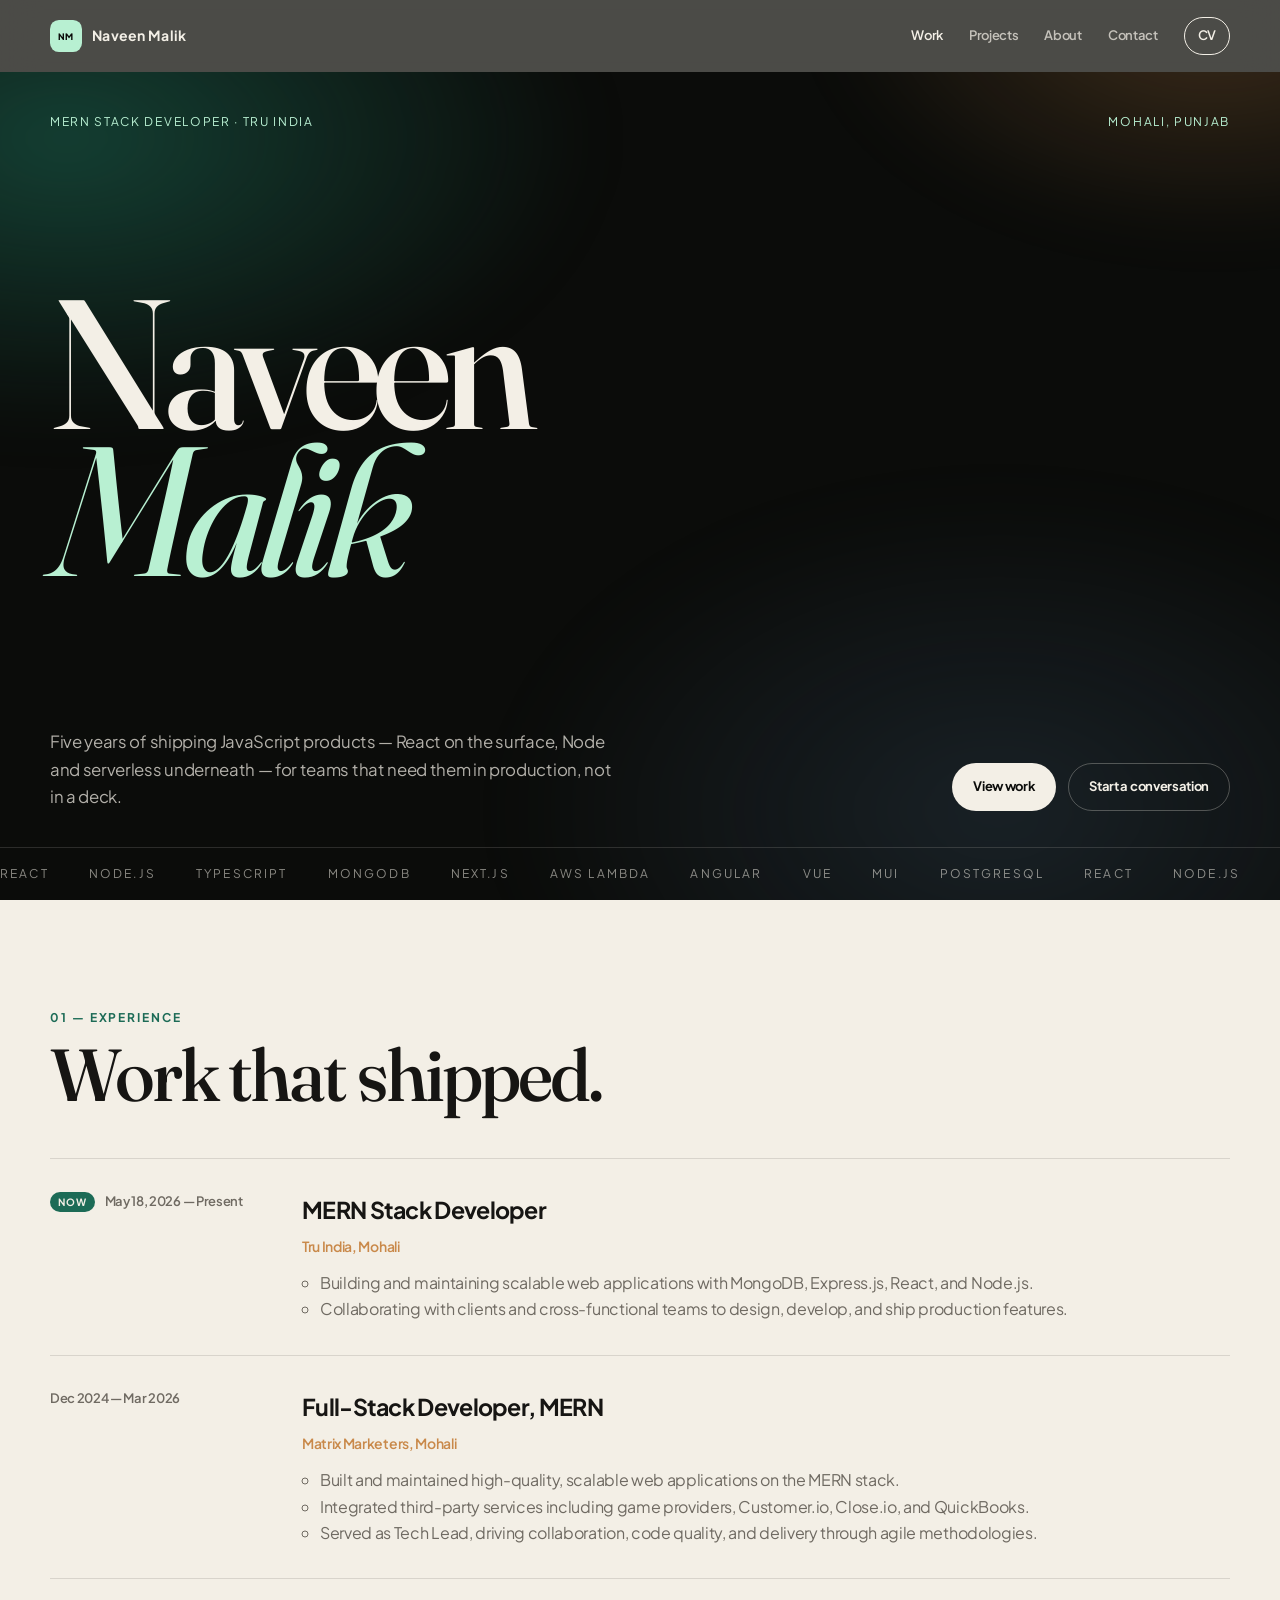
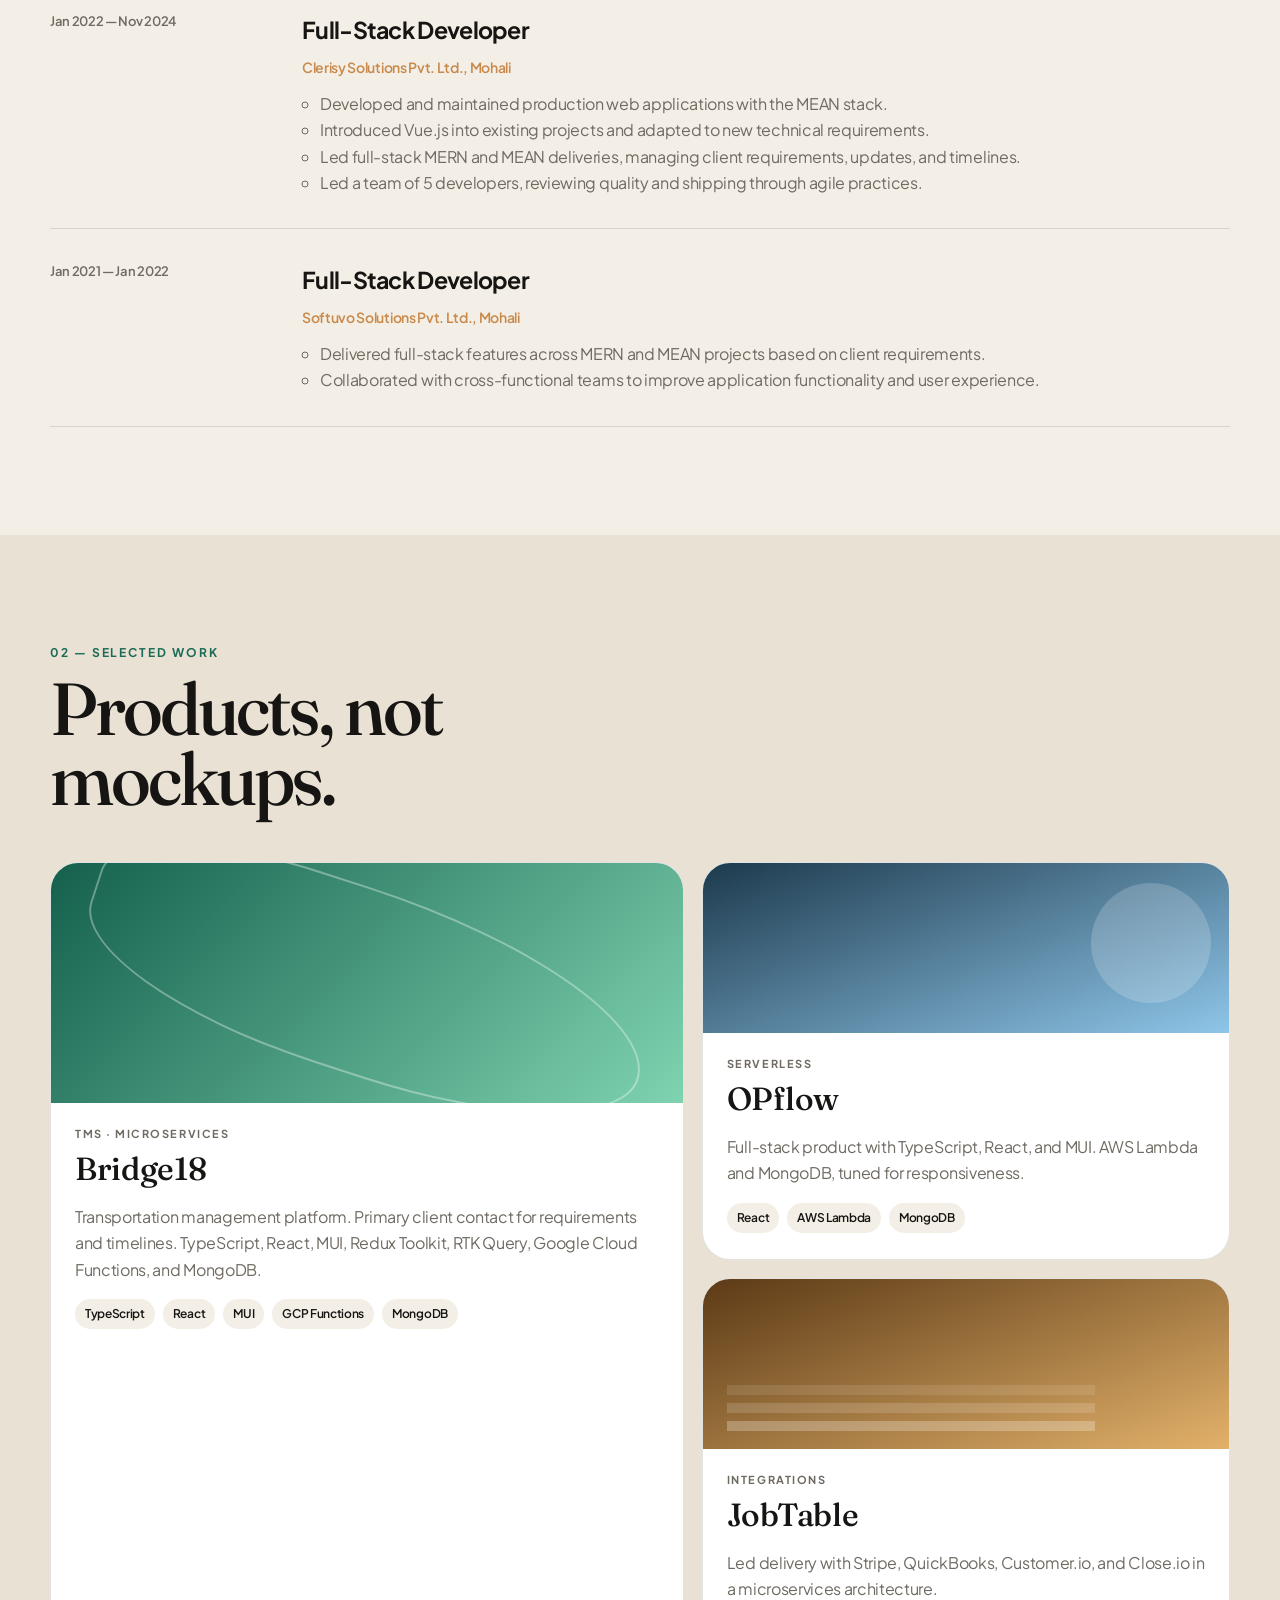
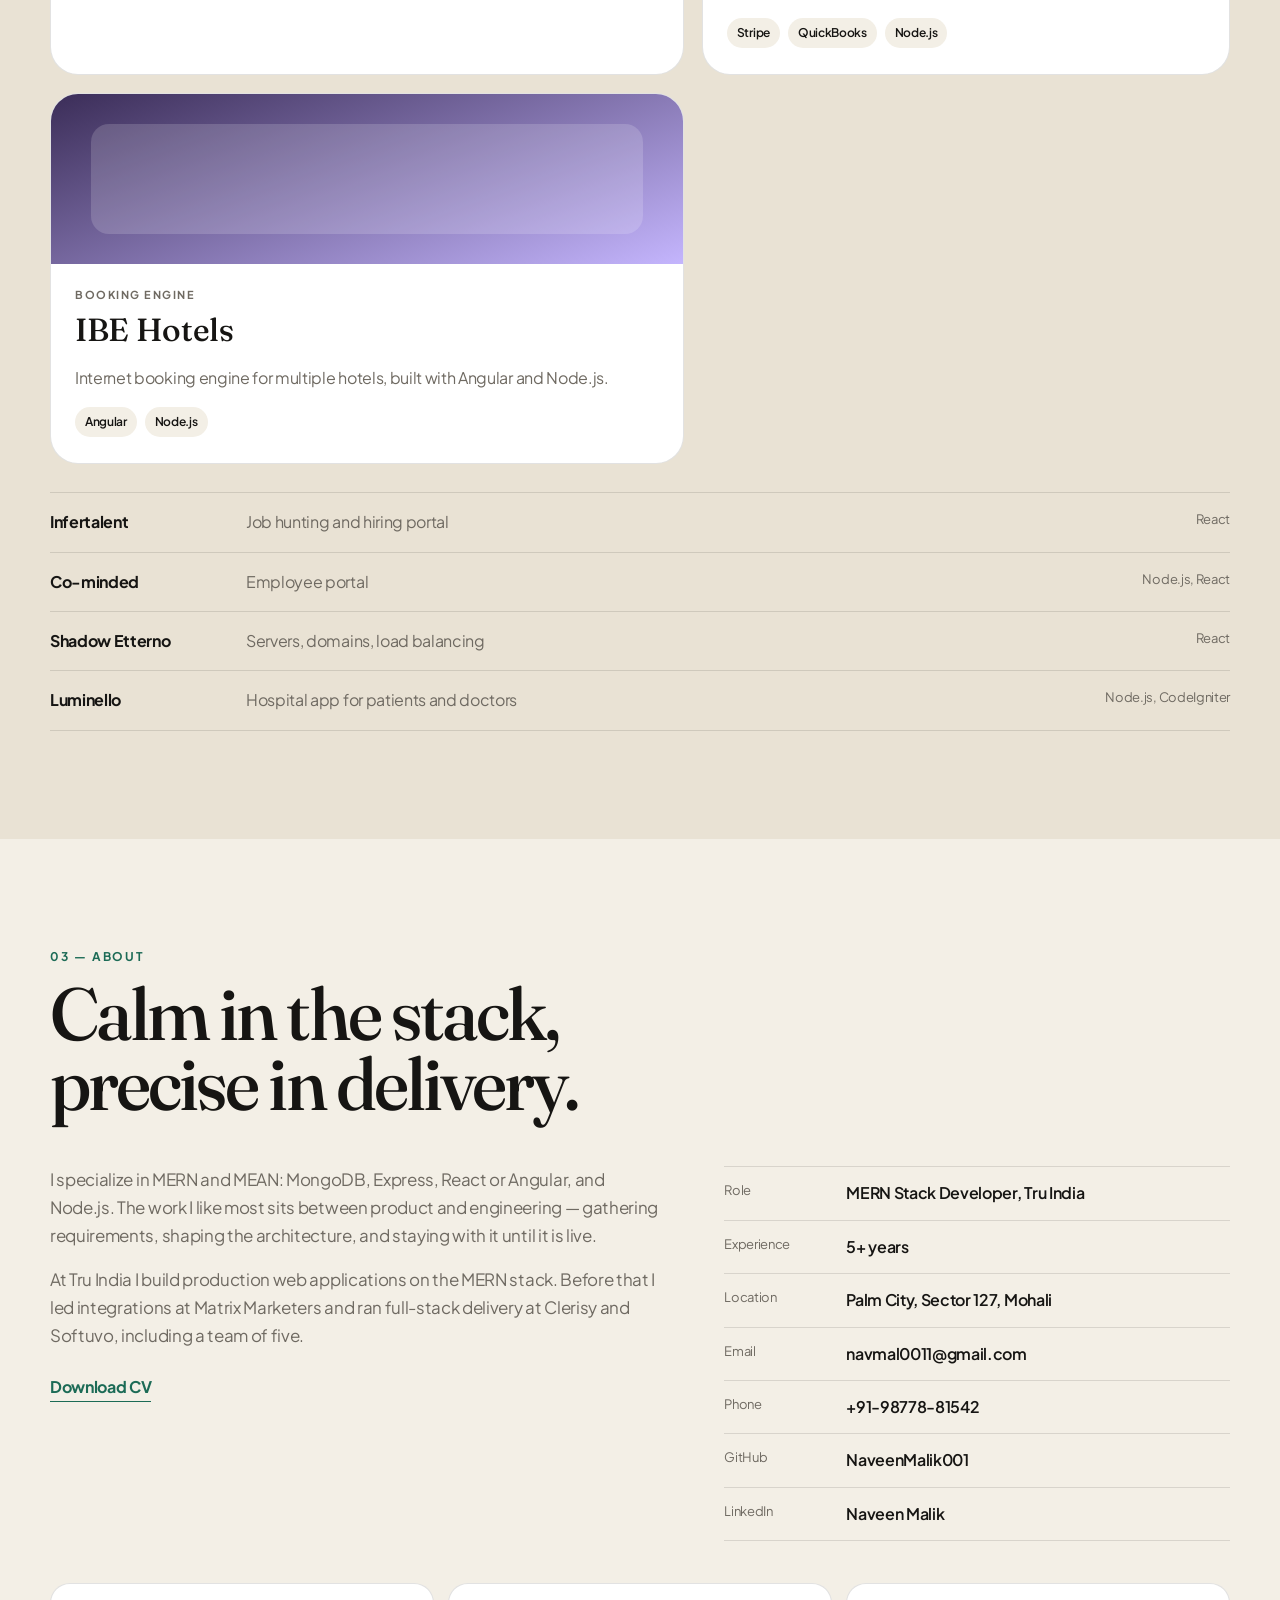
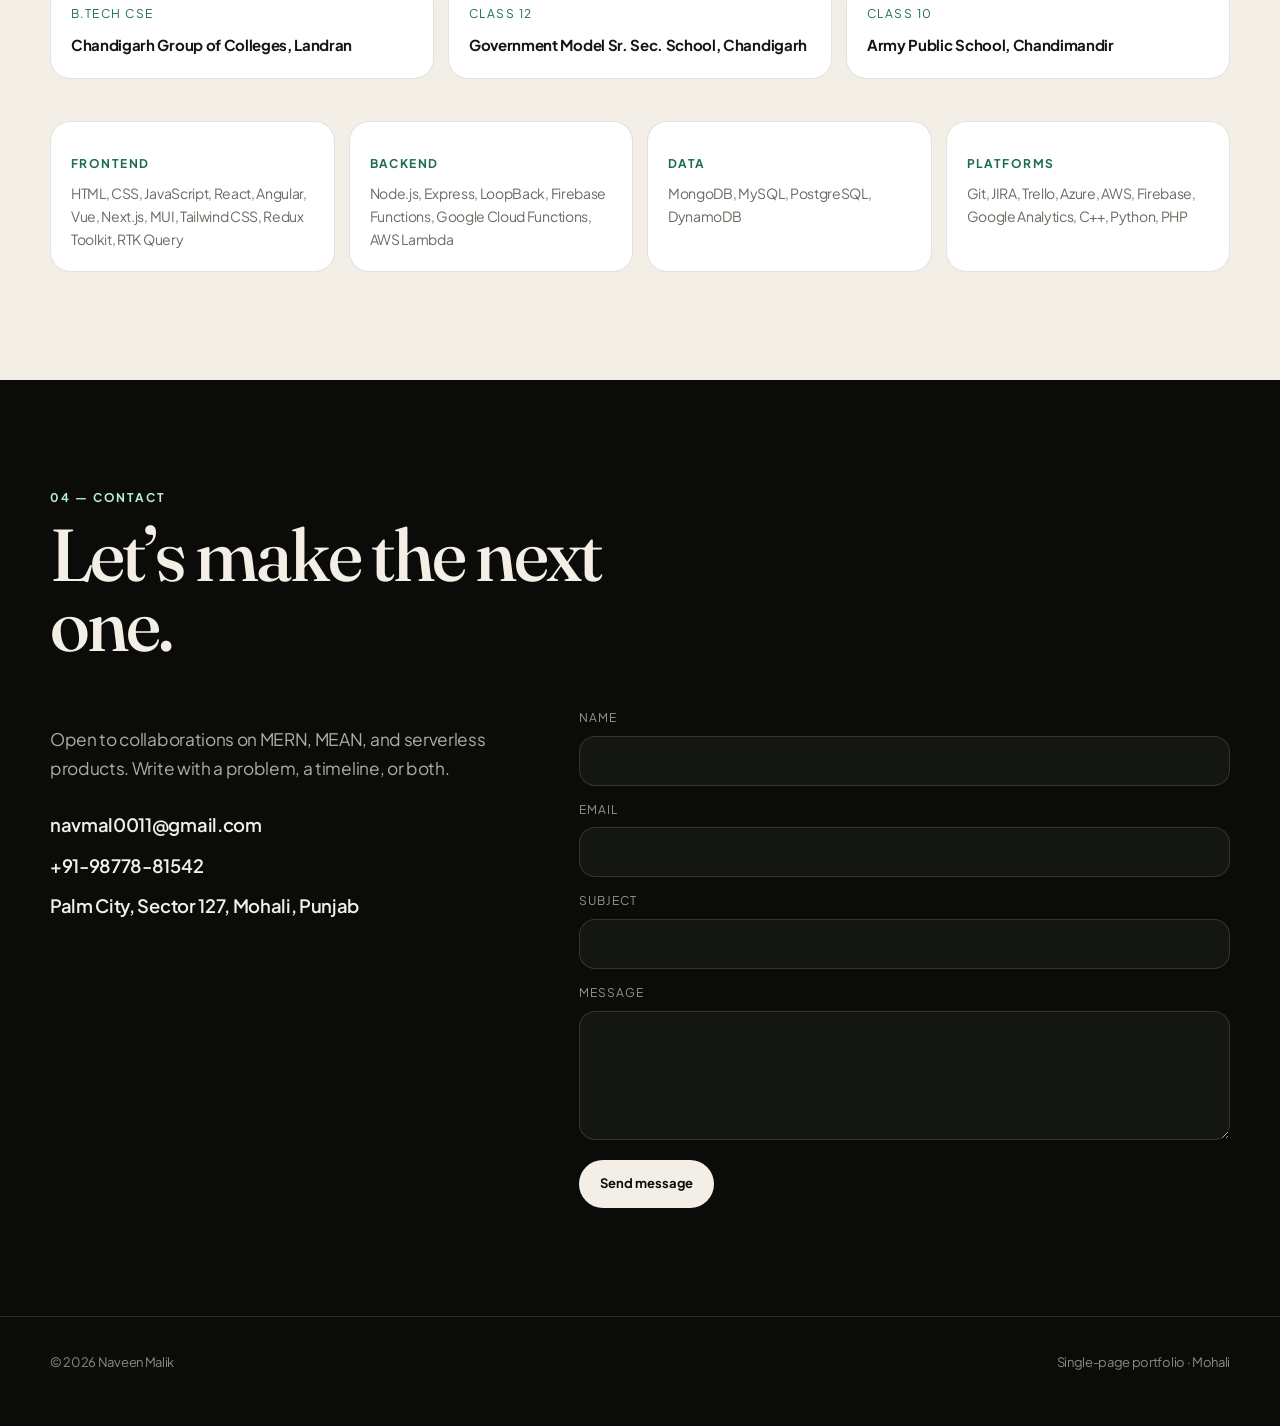
<file: index.html>
<!DOCTYPE html>
<html lang="en">
  <head>
    <meta charset="utf-8">
    <meta name="viewport" content="width=device-width, initial-scale=1">
    <title>Naveen Malik — Full-Stack Developer</title>
    <meta name="description" content="Single-page portfolio of Naveen Malik, MERN Stack Developer at Tru India. React, Node.js, MongoDB, and serverless products.">
    <meta name="author" content="Naveen Malik">
    <meta name="theme-color" content="#0b0c0a">
    <link rel="preconnect" href="https://fonts.googleapis.com">
    <link rel="preconnect" href="https://fonts.gstatic.com" crossorigin>
    <link href="https://fonts.googleapis.com/css2?family=Fraunces:ital,opsz,wght@0,9..144,500;0,9..144,600;1,9..144,400;1,9..144,500&family=Plus+Jakarta+Sans:wght@400;500;600;700&display=swap" rel="stylesheet">
    <link rel="stylesheet" href="css/site.css">
  </head>
  <body>
    <a class="skip-link" href="#main">Skip to content</a>
    <div class="scroll-progress" aria-hidden="true"><span></span></div>

    <header class="site-header" id="top">
      <div class="wrap header-inner">
        <a class="logo" href="#top">
          <svg viewBox="0 0 36 36" aria-hidden="true"><rect width="36" height="36" rx="10"/><text x="18" y="23" text-anchor="middle">NM</text></svg>
          Naveen Malik
        </a>
        <button class="nav-toggle" type="button" aria-expanded="false" aria-controls="site-nav" aria-label="Open menu">
          <span></span><span></span>
        </button>
        <nav class="site-nav" id="site-nav">
          <a href="#work">Work</a>
          <a href="#projects">Projects</a>
          <a href="#about">About</a>
          <a href="#contact">Contact</a>
          <a class="nav-cv" href="files/Naveen_Malik_Resume.pdf" download>CV</a>
        </nav>
      </div>
    </header>

    <main id="main">
      <section class="hero band-dark" id="home">
        <div class="hero-mesh" aria-hidden="true"></div>
        <div class="wrap hero-inner">
          <div class="hero-top">
            <p>MERN Stack Developer · Tru India</p>
            <p>Mohali, Punjab</p>
          </div>
          <h1>
            Naveen
            <em>Malik</em>
          </h1>
          <div class="hero-bottom">
            <p>Five years of shipping JavaScript products — React on the surface, Node and serverless underneath — for teams that need them in production, not in a deck.</p>
            <div class="hero-actions">
              <a class="btn btn-light" href="#projects">View work</a>
              <a class="btn btn-line" href="#contact">Start a conversation</a>
            </div>
          </div>
        </div>
        <div class="marquee" aria-hidden="true">
          <div class="marquee-track">
            <span>React</span><span>Node.js</span><span>TypeScript</span><span>MongoDB</span><span>Next.js</span><span>AWS Lambda</span><span>Angular</span><span>Vue</span><span>MUI</span><span>PostgreSQL</span>
            <span>React</span><span>Node.js</span><span>TypeScript</span><span>MongoDB</span><span>Next.js</span><span>AWS Lambda</span><span>Angular</span><span>Vue</span><span>MUI</span><span>PostgreSQL</span>
          </div>
        </div>
      </section>

      <section class="section" id="work">
        <div class="wrap">
          <header class="section-head reveal">
            <span>01 — Experience</span>
            <h2>Work that shipped.</h2>
          </header>
          <ol class="work-list">
            <li class="reveal">
              <div class="work-when"><b>Now</b> May 18, 2026 — Present</div>
              <div class="work-body">
                <h3>MERN Stack Developer</h3>
                <p class="org">Tru India, Mohali</p>
                <ul>
                  <li>Building and maintaining scalable web applications with MongoDB, Express.js, React, and Node.js.</li>
                  <li>Collaborating with clients and cross-functional teams to design, develop, and ship production features.</li>
                </ul>
              </div>
            </li>
            <li class="reveal">
              <div class="work-when">Dec 2024 — Mar 2026</div>
              <div class="work-body">
                <h3>Full-Stack Developer, MERN</h3>
                <p class="org">Matrix Marketers, Mohali</p>
                <ul>
                  <li>Built and maintained high-quality, scalable web applications on the MERN stack.</li>
                  <li>Integrated third-party services including game providers, Customer.io, Close.io, and QuickBooks.</li>
                  <li>Served as Tech Lead, driving collaboration, code quality, and delivery through agile methodologies.</li>
                </ul>
              </div>
            </li>
            <li class="reveal">
              <div class="work-when">Jan 2022 — Nov 2024</div>
              <div class="work-body">
                <h3>Full-Stack Developer</h3>
                <p class="org">Clerisy Solutions Pvt. Ltd., Mohali</p>
                <ul>
                  <li>Developed and maintained production web applications with the MEAN stack.</li>
                  <li>Introduced Vue.js into existing projects and adapted to new technical requirements.</li>
                  <li>Led full-stack MERN and MEAN deliveries, managing client requirements, updates, and timelines.</li>
                  <li>Led a team of 5 developers, reviewing quality and shipping through agile practices.</li>
                </ul>
              </div>
            </li>
            <li class="reveal">
              <div class="work-when">Jan 2021 — Jan 2022</div>
              <div class="work-body">
                <h3>Full-Stack Developer</h3>
                <p class="org">Softuvo Solutions Pvt. Ltd., Mohali</p>
                <ul>
                  <li>Delivered full-stack features across MERN and MEAN projects based on client requirements.</li>
                  <li>Collaborated with cross-functional teams to improve application functionality and user experience.</li>
                </ul>
              </div>
            </li>
          </ol>
        </div>
      </section>

      <section class="section section-alt" id="projects">
        <div class="wrap">
          <header class="section-head reveal">
            <span>02 — Selected work</span>
            <h2>Products, not mockups.</h2>
          </header>
          <div class="bento">
            <article class="project featured reveal">
              <div class="art art-a" aria-hidden="true"></div>
              <div class="project-copy">
                <p class="tag">TMS · Microservices</p>
                <h3>Bridge18</h3>
                <p>Transportation management platform. Primary client contact for requirements and timelines. TypeScript, React, MUI, Redux Toolkit, RTK Query, Google Cloud Functions, and MongoDB.</p>
                <ul class="chips"><li>TypeScript</li><li>React</li><li>MUI</li><li>GCP Functions</li><li>MongoDB</li></ul>
              </div>
            </article>
            <article class="project reveal">
              <div class="art art-b" aria-hidden="true"></div>
              <div class="project-copy">
                <p class="tag">Serverless</p>
                <h3>OPflow</h3>
                <p>Full-stack product with TypeScript, React, and MUI. AWS Lambda and MongoDB, tuned for responsiveness.</p>
                <ul class="chips"><li>React</li><li>AWS Lambda</li><li>MongoDB</li></ul>
              </div>
            </article>
            <article class="project reveal">
              <div class="art art-c" aria-hidden="true"></div>
              <div class="project-copy">
                <p class="tag">Integrations</p>
                <h3>JobTable</h3>
                <p>Led delivery with Stripe, QuickBooks, Customer.io, and Close.io in a microservices architecture.</p>
                <ul class="chips"><li>Stripe</li><li>QuickBooks</li><li>Node.js</li></ul>
              </div>
            </article>
            <article class="project reveal">
              <div class="art art-d" aria-hidden="true"></div>
              <div class="project-copy">
                <p class="tag">Booking engine</p>
                <h3>IBE Hotels</h3>
                <p>Internet booking engine for multiple hotels, built with Angular and Node.js.</p>
                <ul class="chips"><li>Angular</li><li>Node.js</li></ul>
              </div>
            </article>
          </div>
          <ul class="index-list reveal">
            <li><strong>Infertalent</strong><span>Job hunting and hiring portal</span><em>React</em></li>
            <li><strong>Co-minded</strong><span>Employee portal</span><em>Node.js, React</em></li>
            <li><strong>Shadow Etterno</strong><span>Servers, domains, load balancing</span><em>React</em></li>
            <li><strong>Luminello</strong><span>Hospital app for patients and doctors</span><em>Node.js, CodeIgniter</em></li>
          </ul>
        </div>
      </section>

      <section class="section" id="about">
        <div class="wrap about-layout">
          <header class="section-head reveal">
            <span>03 — About</span>
            <h2>Calm in the stack, precise in delivery.</h2>
          </header>
          <div class="about-grid reveal">
            <div>
              <p>I specialize in MERN and MEAN: MongoDB, Express, React or Angular, and Node.js. The work I like most sits between product and engineering — gathering requirements, shaping the architecture, and staying with it until it is live.</p>
              <p>At Tru India I build production web applications on the MERN stack. Before that I led integrations at Matrix Marketers and ran full-stack delivery at Clerisy and Softuvo, including a team of five.</p>
              <a class="text-link" href="files/Naveen_Malik_Resume.pdf" download>Download CV</a>
            </div>
            <dl class="facts">
              <div><dt>Role</dt><dd>MERN Stack Developer, Tru India</dd></div>
              <div><dt>Experience</dt><dd>5+ years</dd></div>
              <div><dt>Location</dt><dd>Palm City, Sector 127, Mohali</dd></div>
              <div><dt>Email</dt><dd><a href="mailto:navmal0011@gmail.com">navmal0011@gmail.com</a></dd></div>
              <div><dt>Phone</dt><dd><a href="tel:+919877881542">+91-98778-81542</a></dd></div>
              <div><dt>GitHub</dt><dd><a href="https://github.com/NaveenMalik001" target="_blank" rel="noopener">NaveenMalik001</a></dd></div>
              <div><dt>LinkedIn</dt><dd><a href="https://www.linkedin.com/in/naveen-malik-583647228" target="_blank" rel="noopener">Naveen Malik</a></dd></div>
            </dl>
          </div>
          <div class="edu reveal">
            <article>
              <span>B.Tech CSE</span>
              <strong>Chandigarh Group of Colleges, Landran</strong>
            </article>
            <article>
              <span>Class 12</span>
              <strong>Government Model Sr. Sec. School, Chandigarh</strong>
            </article>
            <article>
              <span>Class 10</span>
              <strong>Army Public School, Chandimandir</strong>
            </article>
          </div>
          <div class="skill-band reveal">
            <article>
              <h3>Frontend</h3>
              <p>HTML, CSS, JavaScript, React, Angular, Vue, Next.js, MUI, Tailwind CSS, Redux Toolkit, RTK Query</p>
            </article>
            <article>
              <h3>Backend</h3>
              <p>Node.js, Express, LoopBack, Firebase Functions, Google Cloud Functions, AWS Lambda</p>
            </article>
            <article>
              <h3>Data</h3>
              <p>MongoDB, MySQL, PostgreSQL, DynamoDB</p>
            </article>
            <article>
              <h3>Platforms</h3>
              <p>Git, JIRA, Trello, Azure, AWS, Firebase, Google Analytics, C++, Python, PHP</p>
            </article>
          </div>
        </div>
      </section>

      <section class="section band-dark contact-band" id="contact">
        <div class="wrap">
          <header class="section-head reveal">
            <span>04 — Contact</span>
            <h2>Let’s make the next one.</h2>
          </header>
          <div class="contact-grid">
            <div class="reveal">
              <p>Open to collaborations on MERN, MEAN, and serverless products. Write with a problem, a timeline, or both.</p>
              <ul class="contact-lines">
                <li><a href="mailto:navmal0011@gmail.com">navmal0011@gmail.com</a></li>
                <li><a href="tel:+919877881542">+91-98778-81542</a></li>
                <li>Palm City, Sector 127, Mohali, Punjab</li>
              </ul>
            </div>
            <form class="contact-form reveal" action="https://formsubmit.co/navmal0011@gmail.com" method="POST">
              <input type="hidden" name="_subject" value="Portfolio contact from naveenmalik001.github.io">
              <input type="hidden" name="_captcha" value="false">
              <input type="hidden" name="_template" value="table">
              <label>Name <input type="text" name="name" autocomplete="name" required></label>
              <label>Email <input type="email" name="email" autocomplete="email" required></label>
              <label>Subject <input type="text" name="subject" required></label>
              <label>Message <textarea name="message" rows="5" required></textarea></label>
              <button class="btn btn-light" type="submit">Send message</button>
            </form>
          </div>
        </div>
      </section>
    </main>

    <footer class="site-footer band-dark">
      <div class="wrap footer-inner">
        <p>© <span id="year"></span> Naveen Malik</p>
        <p>Single-page portfolio · Mohali</p>
      </div>
    </footer>
    <script src="js/site.js"></script>
  </body>
</html>
</file>
<file: css/site.css>
:root {
  --night: #0b0c0a;
  --night-2: #141613;
  --cream: #f3efe6;
  --cream-2: #e9e2d4;
  --ink: #161513;
  --muted: #6f6a62;
  --line: rgba(22, 21, 19, 0.12);
  --line-light: rgba(243, 239, 230, 0.14);
  --emerald: #1c6b56;
  --mint: #b8f0d2;
  --copper: #c9894a;
  --wrap: 1180px;
  --sans: "Plus Jakarta Sans", system-ui, sans-serif;
  --serif: "Fraunces", Georgia, serif;
  --header: 72px;
}

* { box-sizing: border-box; }

html {
  scroll-behavior: smooth;
}

body {
  margin: 0;
  font-family: var(--sans);
  background: var(--cream);
  color: var(--ink);
  line-height: 1.65;
  letter-spacing: -0.02em;
}

::selection {
  background: var(--emerald);
  color: var(--cream);
}

a { color: inherit; text-decoration: none; }
button, input, textarea { font: inherit; color: inherit; }

.skip-link {
  position: absolute;
  left: 12px;
  top: -48px;
  z-index: 80;
  padding: 8px 12px;
  background: var(--mint);
  color: var(--night);
  border-radius: 8px;
}
.skip-link:focus { top: 12px; }

.scroll-progress {
  position: fixed;
  top: 0;
  left: 0;
  right: 0;
  height: 3px;
  z-index: 60;
  background: transparent;
}
.scroll-progress span {
  display: block;
  height: 100%;
  width: 0%;
  background: var(--copper);
}

.wrap {
  width: min(var(--wrap), calc(100% - 48px));
  margin-inline: auto;
}

.band-dark {
  background: var(--night);
  color: var(--cream);
}

.site-header {
  position: sticky;
  top: 0;
  z-index: 40;
  height: var(--header);
  background: rgba(11, 12, 10, 0.72);
  backdrop-filter: blur(18px);
  color: var(--cream);
  transition: background 0.25s ease, color 0.25s ease, border-color 0.25s ease;
  border-bottom: 1px solid transparent;
}

.site-header.on-light {
  background: rgba(243, 239, 230, 0.86);
  color: var(--ink);
  border-bottom-color: var(--line);
}

.header-inner {
  height: var(--header);
  display: flex;
  align-items: center;
  justify-content: space-between;
  gap: 24px;
}

.logo {
  display: flex;
  align-items: center;
  gap: 10px;
  font-weight: 700;
  font-size: 14px;
  letter-spacing: 0.02em;
}

.logo svg {
  width: 32px;
  height: 32px;
  fill: var(--mint);
}
.site-header.on-light .logo svg { fill: var(--emerald); }
.logo text {
  font-size: 10px;
  font-weight: 800;
  fill: var(--night);
  font-family: var(--sans);
}
.site-header.on-light .logo text { fill: var(--cream); }

.site-nav {
  display: flex;
  align-items: center;
  gap: 26px;
  font-size: 13px;
  font-weight: 600;
}

.site-nav a { opacity: 0.72; }
.site-nav a:hover,
.site-nav a.is-active { opacity: 1; }

.nav-cv {
  padding: 7px 13px;
  border: 1px solid currentColor;
  border-radius: 999px;
  opacity: 1 !important;
}

.nav-toggle {
  display: none;
  width: 42px;
  height: 42px;
  border: 1px solid currentColor;
  border-radius: 12px;
  background: transparent;
}
.nav-toggle span {
  display: block;
  width: 16px;
  height: 1.5px;
  margin: 5px auto;
  background: currentColor;
}

.hero {
  position: relative;
  min-height: calc(100dvh - var(--header));
  display: flex;
  flex-direction: column;
  overflow: hidden;
}

.hero-mesh {
  position: absolute;
  inset: -20%;
  background:
    radial-gradient(42% 36% at 18% 20%, rgba(28, 107, 86, 0.55), transparent 70%),
    radial-gradient(34% 32% at 82% 8%, rgba(201, 137, 74, 0.28), transparent 65%),
    radial-gradient(40% 40% at 70% 78%, rgba(90, 130, 170, 0.18), transparent 70%);
  filter: blur(30px);
  animation: mesh 16s ease-in-out infinite alternate;
}

@keyframes mesh {
  from { transform: translate3d(0, 0, 0) scale(1); }
  to { transform: translate3d(-3%, 2%, 0) scale(1.08); }
}

.hero-inner {
  position: relative;
  z-index: 1;
  flex: 1;
  display: flex;
  flex-direction: column;
  justify-content: space-between;
  padding: 28px 0 36px;
}

.hero-top {
  display: flex;
  justify-content: space-between;
  gap: 16px;
  font-size: 12px;
  letter-spacing: 0.14em;
  text-transform: uppercase;
  color: var(--mint);
}

.hero h1 {
  margin: 8vh 0;
  font-family: var(--serif);
  font-size: clamp(4.6rem, 16vw, 11.5rem);
  font-weight: 500;
  line-height: 0.8;
  letter-spacing: -0.05em;
}

.hero h1 em {
  display: block;
  font-style: italic;
  font-weight: 400;
  color: var(--mint);
}

.hero-bottom {
  display: grid;
  grid-template-columns: 1.2fr 0.8fr;
  gap: 32px;
  align-items: end;
}

.hero-bottom p {
  margin: 0;
  max-width: 36rem;
  color: rgba(243, 239, 230, 0.72);
  font-size: 1.05rem;
}

.hero-actions { display: flex; flex-wrap: wrap; gap: 12px; justify-content: flex-end; }

.btn {
  display: inline-flex;
  align-items: center;
  justify-content: center;
  min-height: 48px;
  padding: 0 20px;
  border-radius: 999px;
  border: 1px solid transparent;
  font-size: 13px;
  font-weight: 700;
  cursor: pointer;
}

.btn-light { background: var(--cream); color: var(--night); }
.btn-light:hover { background: #fff; }
.btn-line { border-color: rgba(243, 239, 230, 0.28); color: var(--cream); }
.btn-line:hover { border-color: var(--mint); color: var(--mint); }

.marquee {
  position: relative;
  z-index: 1;
  border-top: 1px solid var(--line-light);
  overflow: hidden;
  padding: 16px 0;
}

.marquee-track {
  display: flex;
  gap: 40px;
  width: max-content;
  animation: tick 28s linear infinite;
  font-size: 12px;
  letter-spacing: 0.18em;
  text-transform: uppercase;
  color: rgba(243, 239, 230, 0.55);
}

@keyframes tick {
  from { transform: translateX(0); }
  to { transform: translateX(-50%); }
}

.section {
  padding: 108px 0;
}

.section-alt {
  background: var(--cream-2);
}

.section-head span {
  display: block;
  margin-bottom: 12px;
  font-size: 12px;
  font-weight: 700;
  letter-spacing: 0.16em;
  text-transform: uppercase;
  color: var(--emerald);
}

.band-dark .section-head span { color: var(--mint); }

.section-head h2 {
  margin: 0 0 48px;
  max-width: 14ch;
  font-family: var(--serif);
  font-size: clamp(2.6rem, 6vw, 4.6rem);
  font-weight: 500;
  line-height: 0.95;
  letter-spacing: -0.04em;
}

.work-list {
  list-style: none;
  margin: 0;
  padding: 0;
  border-top: 1px solid var(--line);
}

.work-list > li {
  display: grid;
  grid-template-columns: 220px 1fr;
  gap: 32px;
  padding: 32px 0;
  border-bottom: 1px solid var(--line);
}

.work-when {
  color: var(--muted);
  font-size: 13px;
  font-weight: 600;
}

.work-when b {
  display: inline-block;
  margin-right: 8px;
  padding: 2px 8px;
  border-radius: 999px;
  background: var(--emerald);
  color: var(--cream);
  font-size: 10px;
  letter-spacing: 0.1em;
  text-transform: uppercase;
}

.work-body h3 {
  margin: 0;
  font-size: 1.45rem;
  letter-spacing: -0.03em;
}

.org {
  margin: 6px 0 12px;
  color: var(--copper);
  font-weight: 600;
  font-size: 14px;
}

.work-body ul {
  margin: 0;
  padding-left: 18px;
  color: var(--muted);
}

.bento {
  display: grid;
  grid-template-columns: 1.2fr 1fr;
  gap: 18px;
}

.project {
  overflow: hidden;
  background: #fff;
  border: 1px solid var(--line);
  border-radius: 28px;
}

.project.featured { grid-row: span 2; }

.art {
  height: 170px;
  position: relative;
  overflow: hidden;
}

.featured .art { height: 240px; }

.art-a { background: linear-gradient(135deg, #14604d, #7fd3b0); }
.art-a::after {
  content: "";
  position: absolute;
  inset: 28px;
  border: 2px solid rgba(255,255,255,.35);
  border-radius: 40% 60% 50% 50%;
  transform: rotate(18deg);
}
.art-b { background: linear-gradient(160deg, #1d3a4d, #8ec5e8); }
.art-b::after {
  content: "";
  position: absolute;
  width: 120px;
  height: 120px;
  right: 18px;
  top: 20px;
  border-radius: 50%;
  background: rgba(255,255,255,.18);
}
.art-c { background: linear-gradient(160deg, #5c3a16, #e2b16a); }
.art-c::after {
  content: "";
  position: absolute;
  left: 24px;
  bottom: 18px;
  width: 70%;
  height: 10px;
  background: rgba(255,255,255,.25);
  box-shadow: 0 -18px 0 rgba(255,255,255,.15), 0 -36px 0 rgba(255,255,255,.1);
}
.art-d { background: linear-gradient(160deg, #3b2d58, #c4b5fd); }
.art-d::after {
  content: "";
  position: absolute;
  inset: 30px 40px;
  border-radius: 18px;
  background: rgba(255,255,255,.16);
}

.project-copy { padding: 22px 24px 26px; }
.tag {
  margin: 0 0 8px;
  font-size: 11px;
  font-weight: 700;
  letter-spacing: 0.14em;
  text-transform: uppercase;
  color: var(--emerald);
}
.project-copy h3 {
  margin: 0 0 8px;
  font-family: var(--serif);
  font-size: 2rem;
  font-weight: 500;
}
.project-copy p { margin: 0; color: var(--muted); }

.chips {
  display: flex;
  flex-wrap: wrap;
  gap: 8px;
  margin: 16px 0 0;
  padding: 0;
  list-style: none;
}
.chips li {
  padding: 5px 10px;
  border-radius: 999px;
  background: var(--cream);
  font-size: 12px;
  font-weight: 600;
}

.index-list {
  list-style: none;
  margin: 28px 0 0;
  padding: 0;
  border-top: 1px solid var(--line);
}
.index-list li {
  display: grid;
  grid-template-columns: 180px 1fr auto;
  gap: 16px;
  padding: 16px 0;
  border-bottom: 1px solid var(--line);
  color: var(--muted);
}
.index-list strong { color: var(--ink); }
.index-list em { font-style: normal; font-size: 13px; }

.about-grid {
  display: grid;
  grid-template-columns: 1.1fr 0.9fr;
  gap: 56px;
}

.about-grid p {
  margin: 0 0 16px;
  color: var(--muted);
  font-size: 1.06rem;
}

.text-link {
  display: inline-block;
  margin-top: 8px;
  font-weight: 700;
  color: var(--emerald);
  border-bottom: 1px solid currentColor;
}

.facts {
  margin: 0;
  border-top: 1px solid var(--line);
}
.facts > div {
  display: grid;
  grid-template-columns: 110px 1fr;
  gap: 12px;
  padding: 13px 0;
  border-bottom: 1px solid var(--line);
}
.facts dt { color: var(--muted); font-size: 13px; }
.facts dd { margin: 0; font-weight: 600; }

.edu,
.skill-band {
  display: grid;
  grid-template-columns: repeat(3, 1fr);
  gap: 14px;
  margin-top: 42px;
}

.skill-band { grid-template-columns: repeat(4, 1fr); }

.edu article,
.skill-band article {
  padding: 20px;
  background: #fff;
  border: 1px solid var(--line);
  border-radius: 20px;
}

.edu span,
.skill-band h3 {
  display: block;
  margin-bottom: 8px;
  color: var(--emerald);
  font-size: 12px;
  letter-spacing: 0.12em;
  text-transform: uppercase;
}

.edu strong { font-size: 15px; }
.skill-band p { margin: 0; color: var(--muted); font-size: 14px; }

.contact-grid {
  display: grid;
  grid-template-columns: 0.85fr 1.15fr;
  gap: 48px;
  align-items: start;
}

.contact-band p { color: rgba(243, 239, 230, 0.7); font-size: 1.08rem; }

.contact-lines {
  list-style: none;
  margin: 28px 0 0;
  padding: 0;
  font-size: 1.15rem;
  font-weight: 600;
}
.contact-lines li { margin-bottom: 10px; }
.contact-lines a:hover { color: var(--mint); }

.contact-form {
  display: grid;
  gap: 14px;
}
.contact-form label {
  display: grid;
  gap: 8px;
  font-size: 12px;
  letter-spacing: 0.08em;
  text-transform: uppercase;
  color: rgba(243, 239, 230, 0.6);
}
.contact-form input,
.contact-form textarea {
  width: 100%;
  padding: 14px 16px;
  border-radius: 16px;
  border: 1px solid var(--line-light);
  background: var(--night-2);
  outline: none;
}
.contact-form input:focus,
.contact-form textarea:focus { border-color: var(--mint); }
.contact-form .btn { justify-self: start; margin-top: 6px; }

.site-footer {
  padding: 22px 0 40px;
  border-top: 1px solid var(--line-light);
  font-size: 13px;
  color: rgba(243, 239, 230, 0.55);
}
.footer-inner { display: flex; justify-content: space-between; gap: 12px; }

.reveal {
  opacity: 0;
  transform: translateY(22px);
  transition: opacity 0.7s ease, transform 0.7s ease;
}
.reveal.in {
  opacity: 1;
  transform: none;
}

:focus-visible {
  outline: 2px solid var(--copper);
  outline-offset: 3px;
}

@media (max-width: 900px) {
  .wrap { width: min(var(--wrap), calc(100% - 32px)); }
  .hero h1 { margin: 6vh 0; font-size: clamp(3.6rem, 18vw, 5.6rem); }
  .hero-bottom,
  .work-list > li,
  .bento,
  .about-grid,
  .edu,
  .skill-band,
  .contact-grid,
  .index-list li {
    grid-template-columns: 1fr;
  }
  .project.featured { grid-row: auto; }
  .hero-actions { justify-content: flex-start; }
  .nav-toggle { display: inline-block; }
  .site-nav {
    display: none;
    position: absolute;
    top: var(--header);
    left: 0;
    right: 0;
    padding: 8px 20px 20px;
    background: inherit;
    flex-direction: column;
    align-items: flex-start;
    border-bottom: 1px solid var(--line-light);
  }
  body.nav-open .site-nav { display: flex; }
  .section { padding: 80px 0; }
}

@media (prefers-reduced-motion: reduce) {
  html { scroll-behavior: auto; }
  .reveal, .hero-mesh, .marquee-track { animation: none; transition: none; }
  .reveal { opacity: 1; transform: none; }
}
</file>
